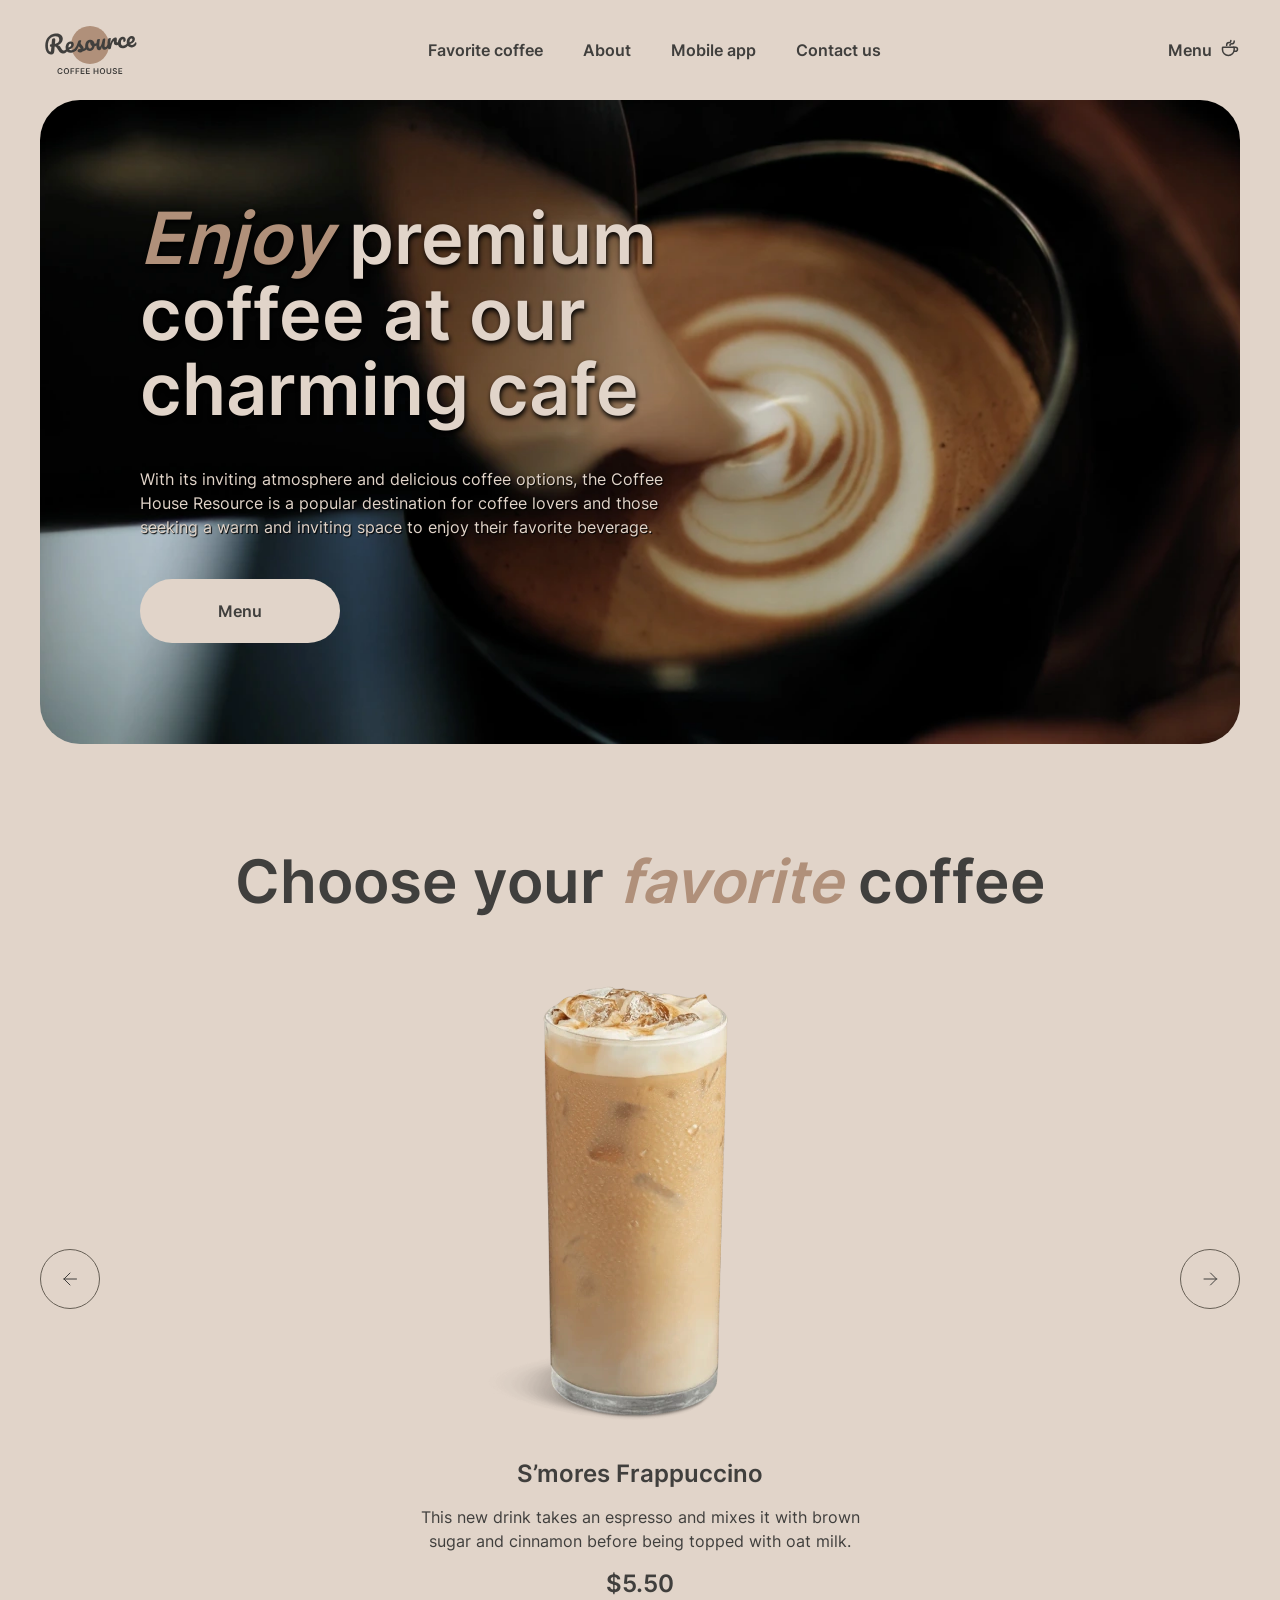
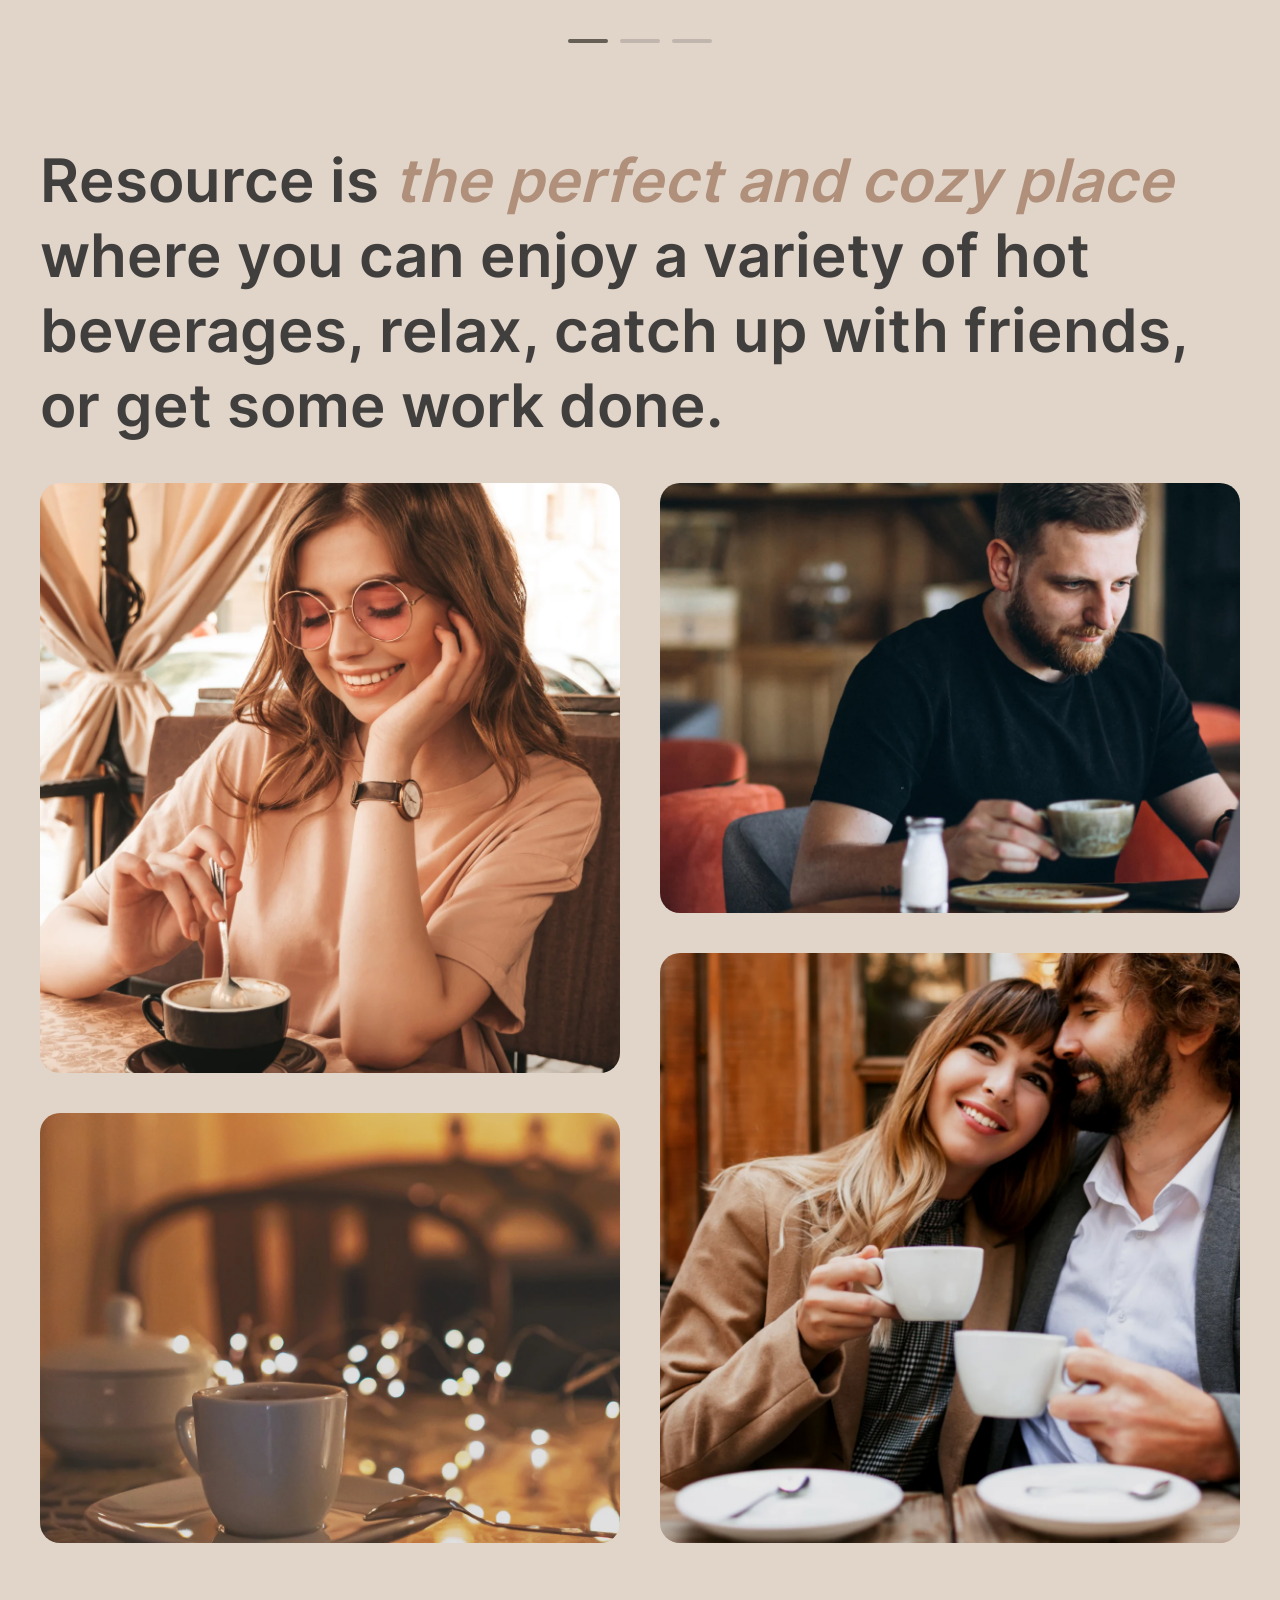
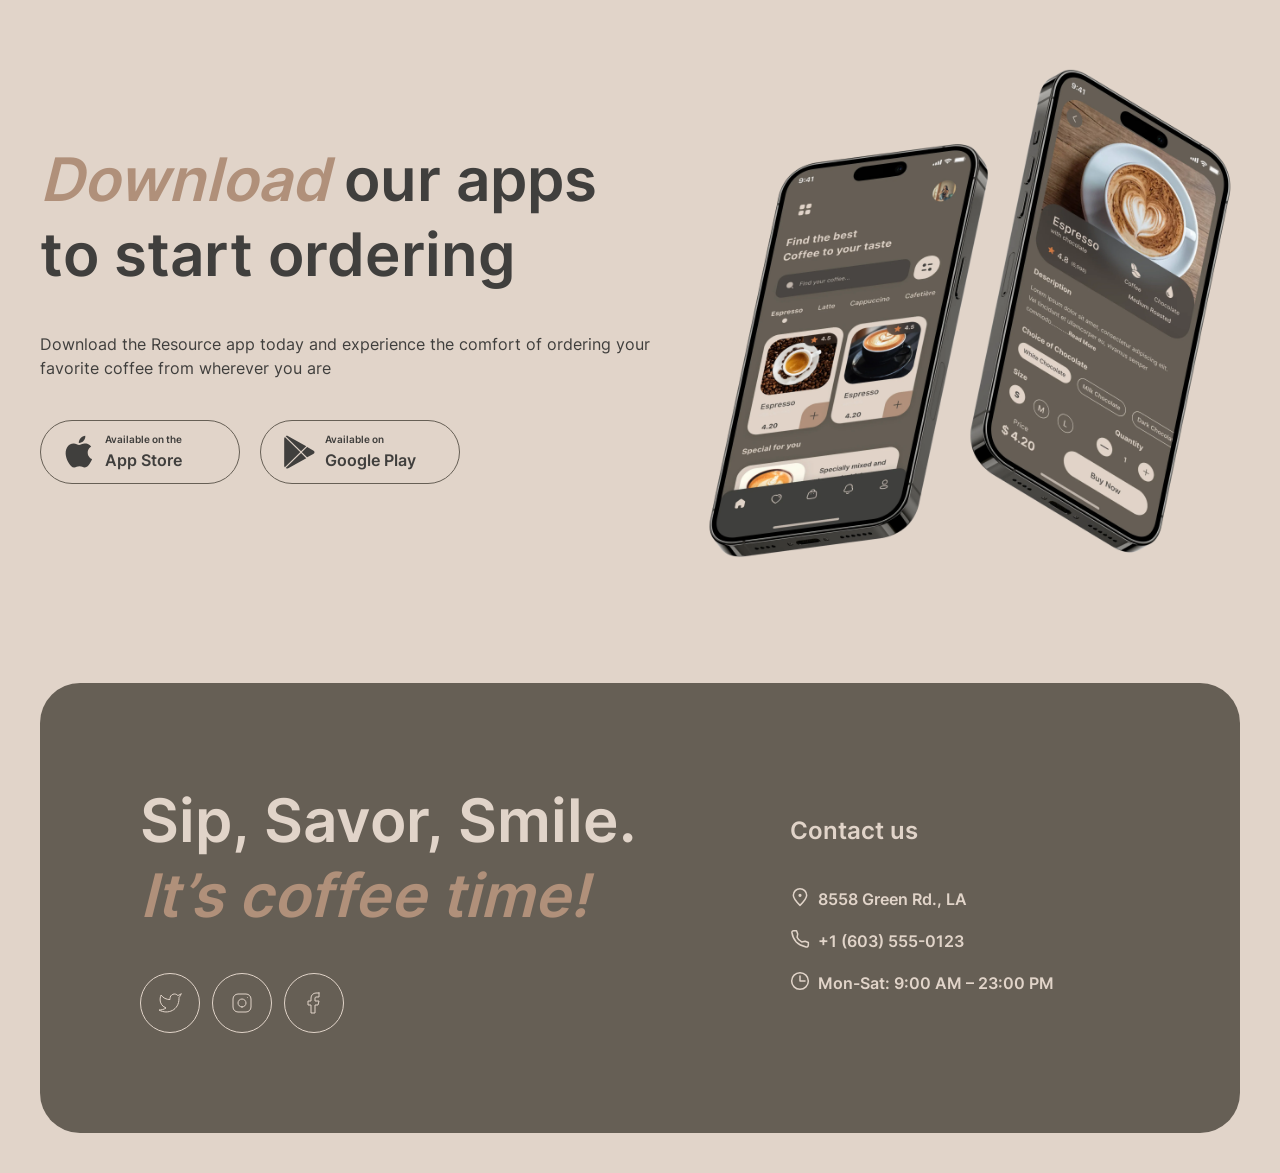
<file: coffee-house-part2/index.html>
<!DOCTYPE html>
<html lang="en">
<head>
    <meta charset="UTF-8">
    <meta name="viewport" content="width=device-width, initial-scale=1.0">
    <title>Location</title>
</head>
<body>
    <script>
        document.location.href = 'https://thesrcloud.github.io/rsschool-landing-page/coffee-house/pages/home/index.html';
    </script>
</body>
</html>
</file>
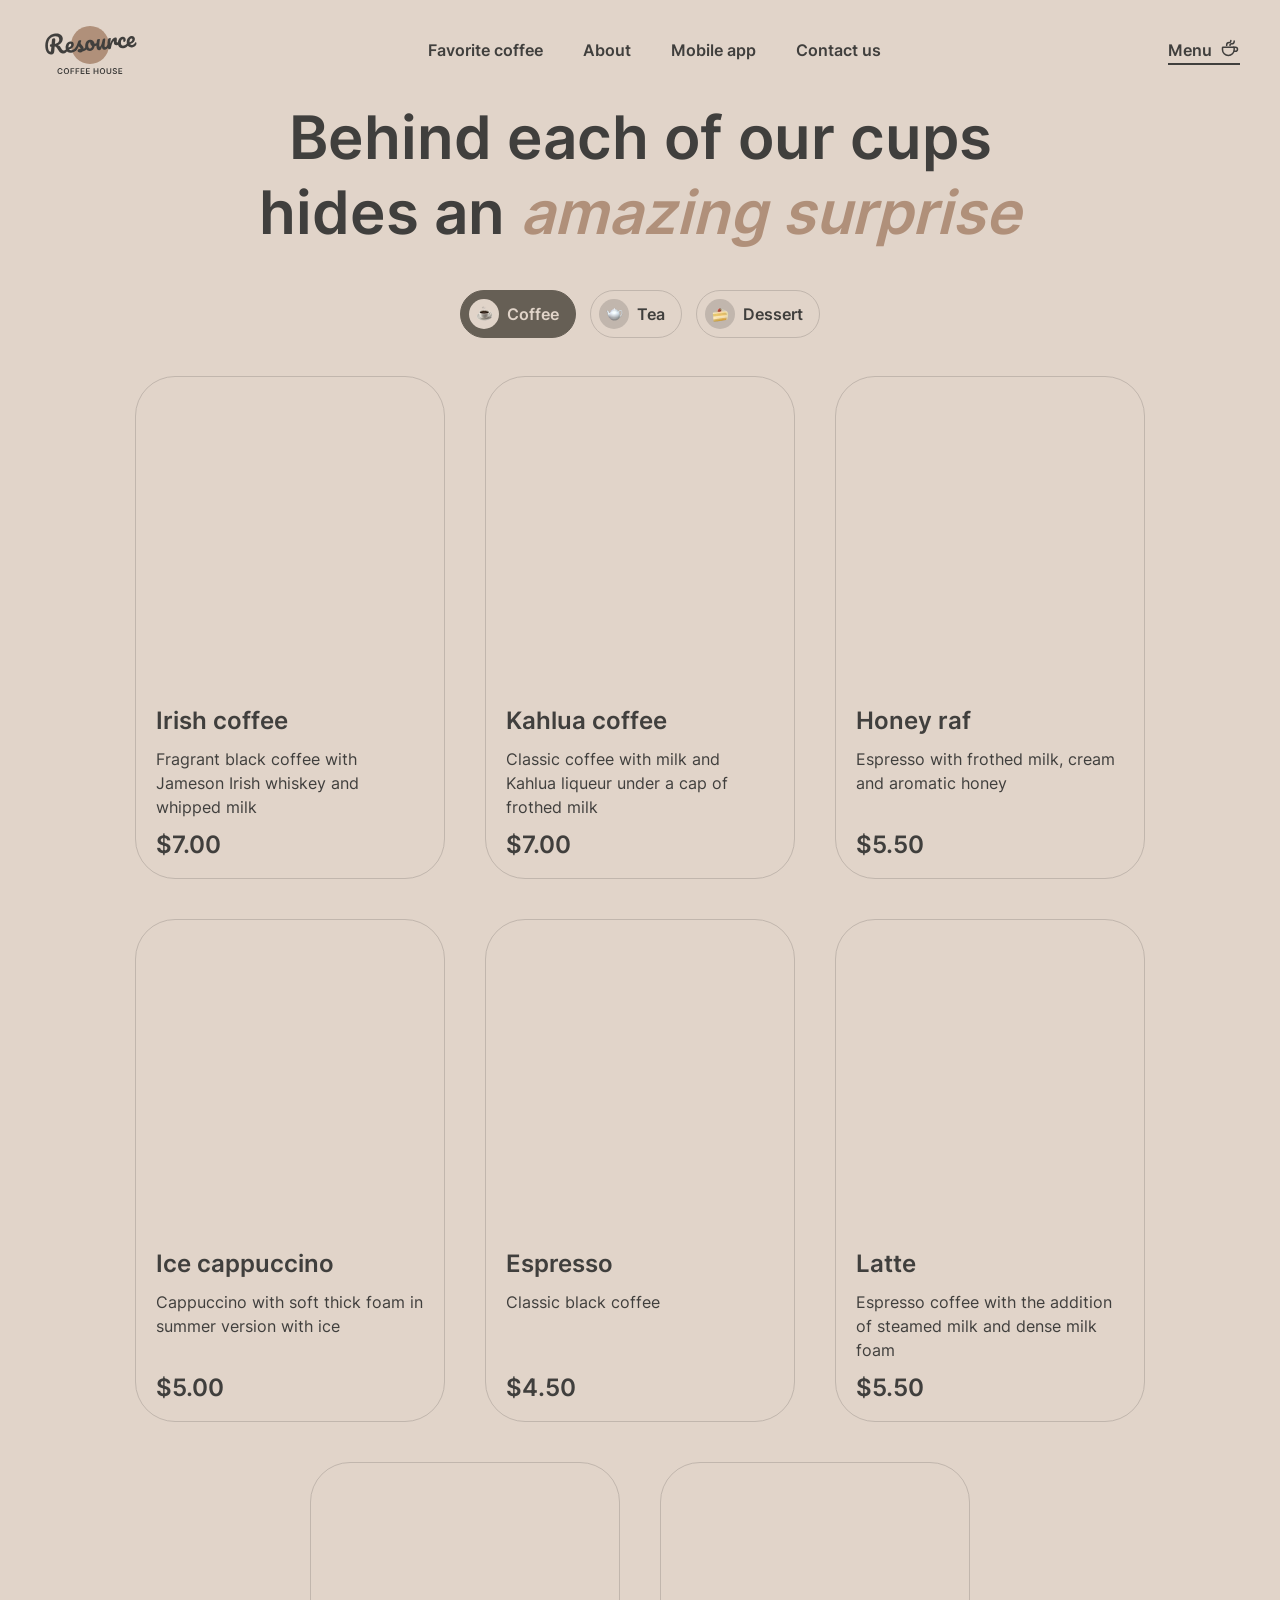
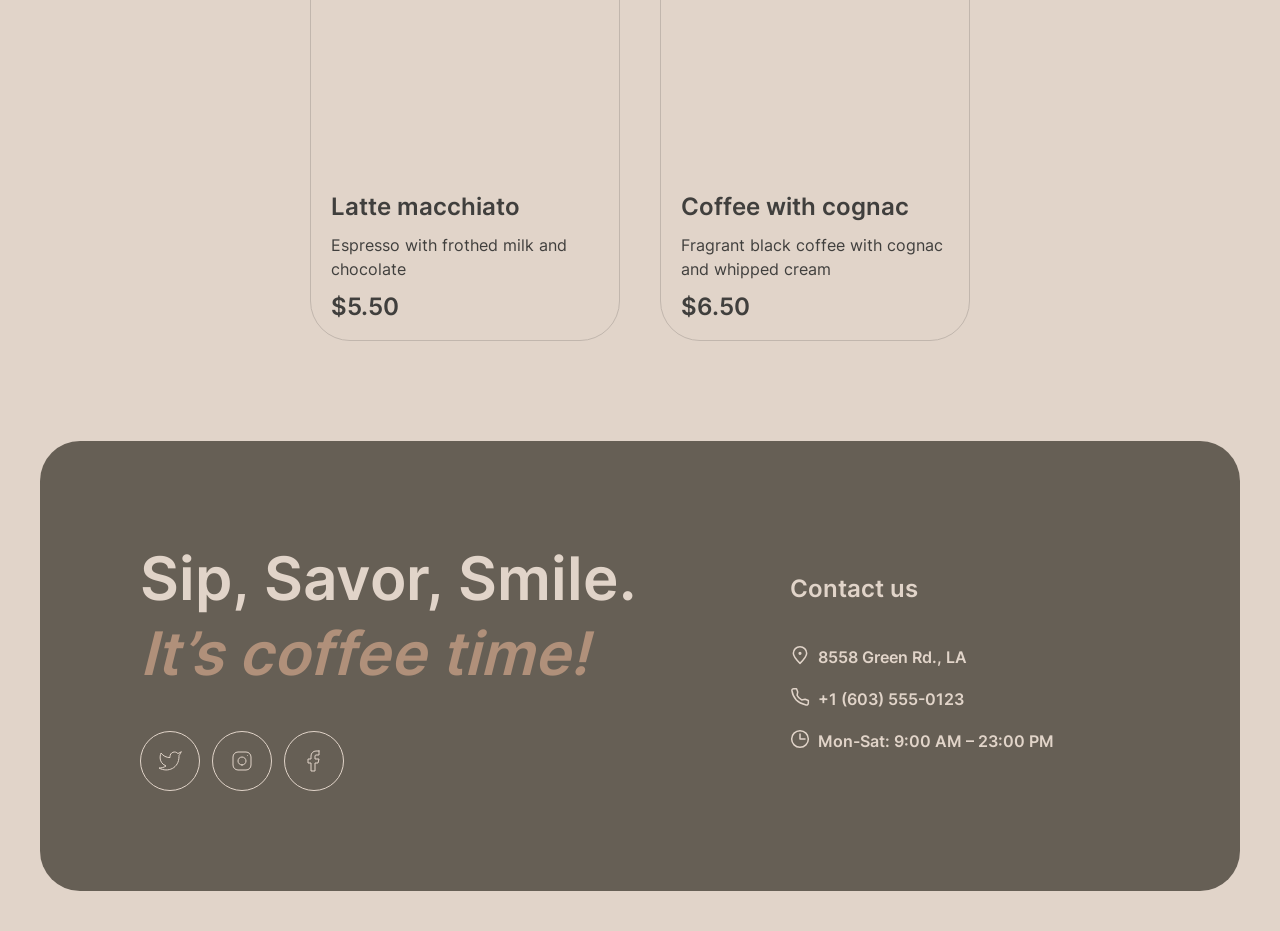
<file: coffee-house/pages/menu/menu.html>
<!DOCTYPE html>
<html lang="en">

<head>
  <meta charset="UTF-8">
  <meta name="viewport" content="width=device-width, initial-scale=1.0">
  <link rel="apple-touch-icon" sizes="180x180" href="../../assets/icons/favicon/apple-touch-icon.png">
  <link rel="icon" type="image/png" sizes="32x32" href="../../assets/icons/favicon/favicon-32x32.png">
  <link rel="icon" type="image/png" sizes="16x16" href="../../assets/icons/favicon/favicon-16x16.png">
  <link rel="manifest" href="../../assets/icons/favicon/site.webmanifest">
  <link rel="mask-icon" href="../../assets/icons/favicon/safari-pinned-tab.svg" color="#5bbad5">
  <meta name="msapplication-TileColor" content="#da532c">
  <meta name="theme-color" content="#ffffff">
  <link rel="stylesheet" href="menu.css">
  <title>Coffee House</title>
</head>

<body>

  <header class="header">
    <div class="header__wrapper container">
      <a href="../home/index.html" class="header__logo logo link">
        <div class="logo__wrapper"></div>
      </a>

      <nav class="header__nav nav dd-none-768px">
        <ul class="nav__list">
          <li class="nav__item"><a href="../home/index.html#favorite" class="nav__link link-effects">Favorite coffee</a>
          </li>
          <li class="nav__item"><a href="../home/index.html#about" class="nav__link link-effects">About</a></li>
          <li class="nav__item"><a href="../home/index.html#app-block" class="nav__link link-effects">Mobile app</a>
          </li>
          <li class="nav__item"><a href="#footer" class="nav__link link-effects">Contact us</a></li>
          <li class="nav__item menu-button-item d-none-invert"><a href="#!"
              class="nav__link header__button menu-button menu-button_active">Menu</a></li>
        </ul>
      </nav>

      <a href="#!" class="header__button menu-button menu-button_active dd-none-768px">Menu</a>
      <button class="header__burger-button d-none-invert"></button>
    </div>
  </header>

  <main class="main">
    <section class="surprise">
      <div class="surprise__wrapper container">
        <h1 class="surprise__title title-h2">Behind each of our cups hides an <span>amazing surprise</span></h1>

        <div class="surprise__slider pr-slider">
          <div class="pr-slider__pagination">
            <button class="pr-slider__button pr-slider__button_active" id="Coffee"><span class="pr-slider__button-logo coffee"></span><span>Coffee</span></button>
            <button class="pr-slider__button" id="Tea"><span class="pr-slider__button-logo tea"></span><span>Tea</span></button>
            <button class="pr-slider__button" id="Dessert"><span class="pr-slider__button-logo dessert"></span><span>Dessert</span></button>
          </div>
          <div class="pr-slider__products pr-cards">
            <div class="pr-cards__carousel carousel">
              <div class="carousel__card carousel__card-first">
                <!-- <div class="pr-card">
                  <div class="pr-card__image-wrapper">
                    <img src="../../assets/images/coffee-1.webp" alt="Product Photo">
                  </div>

                  <div class="pr-card__info">
                    <h3 class="pr-card__title title-h3">Irish coffee</h3>
                    <p class="pr-card__description">Fragrant black coffee with Jameson Irish whiskey and whipped milk
                    </p>
                    <span class="pr-card__price title-h3">$7.00</span>
                  </div>
                </div>

                <div class="pr-card">
                  <div class="pr-card__image-wrapper">
                    <img src="../../assets/images/coffee-2.webp" alt="Product Photo">
                  </div>

                  <div class="pr-card__info">
                    <h3 class="pr-card__title title-h3">Kahlua coffee</h3>
                    <p class="pr-card__description">Classic coffee with milk and Kahlua liqueur under a cap of frothed
                      milk</p>
                    <span class="pr-card__price title-h3">$7.00</span>
                  </div>
                </div>

                <div class="pr-card">
                  <div class="pr-card__image-wrapper">
                    <img src="../../assets/images/coffee-3.webp" alt="Product Photo">
                  </div>

                  <div class="pr-card__info">
                    <h3 class="pr-card__title title-h3">Honey raf</h3>
                    <p class="pr-card__description">Espresso with frothed milk, cream and aromatic honey</p>
                    <span class="pr-card__price title-h3">$5.50</span>
                  </div>
                </div>

                <div class="pr-card">
                  <div class="pr-card__image-wrapper">
                    <img src="../../assets/images/coffee-4.webp" alt="Product Photo">
                  </div>

                  <div class="pr-card__info">
                    <h3 class="pr-card__title title-h3">Ice cappuccino</h3>
                    <p class="pr-card__description">Cappuccino with soft thick foam in summer version with ice</p>
                    <span class="pr-card__price title-h3">$5.00</span>
                  </div>
                </div>

                <div class="pr-card d-none-768px">
                  <div class="pr-card__image-wrapper">
                    <img src="../../assets/images/coffee-5.webp" alt="Product Photo">
                  </div>

                  <div class="pr-card__info">
                    <h3 class="pr-card__title title-h3">Espresso</h3>
                    <p class="pr-card__description">Classic black coffee</p>
                    <span class="pr-card__price title-h3">$4.50</span>
                  </div>
                </div>

                <div class="pr-card d-none-768px">
                  <div class="pr-card__image-wrapper">
                    <img src="../../assets/images/coffee-6.webp" alt="Product Photo">
                  </div>

                  <div class="pr-card__info">
                    <h3 class="pr-card__title title-h3">Latte</h3>
                    <p class="pr-card__description">Espresso coffee with the addition of steamed milk and dense milk
                      foam</p>
                    <span class="pr-card__price title-h3">$5.50</span>
                  </div>
                </div>

                <div class="pr-card d-none-768px">
                  <div class="pr-card__image-wrapper">
                    <img src="../../assets/images/coffee-7.webp" alt="Product Photo">
                  </div>

                  <div class="pr-card__info">
                    <h3 class="pr-card__title title-h3">Latte macchiato</h3>
                    <p class="pr-card__description">Espresso with frothed milk and chocolate</p>
                    <span class="pr-card__price title-h3">$5.50</span>
                  </div>
                </div>

                <div class="pr-card d-none-768px">
                  <div class="pr-card__image-wrapper">
                    <img src="../../assets/images/coffee-8.webp" alt="Product Photo">
                  </div>

                  <div class="pr-card__info">
                    <h3 class="pr-card__title title-h3">Coffee with cognac</h3>
                    <p class="pr-card__description">Fragrant black coffee with cognac and whipped cream</p>
                    <span class="pr-card__price title-h3">$6.50</span>
                  </div>
                </div> -->
              </div>
              <!-- <div class="carousel__card carousel__card-second"></div>
              <div class="carousel__card carousel__card-third"></div> -->
            </div>
          </div>

          <button class="pr-slider__update-button social__link btn-d-none">
            <svg xmlns="http://www.w3.org/2000/svg" width="24" height="24" viewBox="0 0 24 24" fill="none">
              <path
                d="M21.8883 13.5C21.1645 18.3113 17.013 22 12 22C6.47715 22 2 17.5228 2 12C2 6.47715 6.47715 2 12 2C16.1006 2 19.6248 4.46819 21.1679 8"
                stroke="#403F3D" stroke-linecap="round" stroke-linejoin="round" />
              <path d="M17 8H21.4C21.7314 8 22 7.73137 22 7.4V3" stroke="#403F3D" stroke-linecap="round"
                stroke-linejoin="round" />
            </svg>
          </button>
        </div>
      </div>
    </section>
  </main>


  <footer class="footer container" id="footer">
    <div class="footer__wrapper">
      <div class="footer__left-block footer__block">
        <h2 class="footer__title title-h2">Sip, Savor, Smile. <span>It’s coffee time!</span></h2>

        <div class="footer__social-links social">
          <a href="#!" class="social__link">
            <svg xmlns="http://www.w3.org/2000/svg" width="24" height="24" viewBox="0 0 24 24" fill="none">
              <path
                d="M23 3.01006C23 3.01006 20.9821 4.20217 19.86 4.54006C19.2577 3.84757 18.4573 3.35675 17.567 3.13398C16.6767 2.91122 15.7395 2.96725 14.8821 3.29451C14.0247 3.62177 13.2884 4.20446 12.773 4.96377C12.2575 5.72309 11.9877 6.62239 12 7.54006V8.54006C10.2426 8.58562 8.50127 8.19587 6.93101 7.4055C5.36074 6.61513 4.01032 5.44869 3 4.01006C3 4.01006 -1 13.0101 8 17.0101C5.94053 18.408 3.48716 19.109 1 19.0101C10 24.0101 21 19.0101 21 7.51006C20.9991 7.23151 20.9723 6.95365 20.92 6.68006C21.9406 5.67355 23 3.01006 23 3.01006Z"
                stroke="#E1D4C9" stroke-linecap="round" stroke-linejoin="round" />
            </svg>
          </a>
          <a href="#!" class="social__link">
            <svg xmlns="http://www.w3.org/2000/svg" width="24" height="24" viewBox="0 0 24 24" fill="none">
              <path
                d="M12 16C14.2091 16 16 14.2091 16 12C16 9.79086 14.2091 8 12 8C9.79086 8 8 9.79086 8 12C8 14.2091 9.79086 16 12 16Z"
                stroke="#E1D4C9" stroke-linecap="round" stroke-linejoin="round" />
              <path
                d="M3 16V8C3 5.23858 5.23858 3 8 3H16C18.7614 3 21 5.23858 21 8V16C21 18.7614 18.7614 21 16 21H8C5.23858 21 3 18.7614 3 16Z"
                stroke="#E1D4C9" />
              <path d="M17.5 6.51L17.51 6.49889" stroke="#E1D4C9" stroke-linecap="round" stroke-linejoin="round" />
            </svg>
          </a>
          <a href="#!" class="social__link">
            <svg xmlns="http://www.w3.org/2000/svg" width="24" height="24" viewBox="0 0 24 24" fill="none">
              <path
                d="M17 2H14C12.6739 2 11.4021 2.52678 10.4645 3.46447C9.52678 4.40215 9 5.67392 9 7V10H6V14H9V22H13V14H16L17 10H13V7C13 6.73478 13.1054 6.48043 13.2929 6.29289C13.4804 6.10536 13.7348 6 14 6H17V2Z"
                stroke="#E1D4C9" stroke-linecap="round" stroke-linejoin="round" />
            </svg>
          </a>
        </div>
      </div>
      <div class="footer__right-block footer__block contact">
        <h3 class="footer__contacts-title title-h3">Contact us</h3>

        <a href="https://www.google.com/maps/search/8558+Green+Rd.,++LA/@34.0206085,-118.7413724,10z/data=!3m1!4b1?entry=ttu"
          target="_blank" class="contact__link contact__text title-h3  link-effects">
          <svg xmlns="http://www.w3.org/2000/svg" width="20" height="20" viewBox="0 0 20 20" fill="none">
            <path
              d="M16.6663 8.33329C16.6663 12.0152 9.99967 18.3333 9.99967 18.3333C9.99967 18.3333 3.33301 12.0152 3.33301 8.33329C3.33301 4.65139 6.31778 1.66663 9.99967 1.66663C13.6816 1.66663 16.6663 4.65139 16.6663 8.33329Z"
              stroke="#E1D4C9" stroke-width="1.5" />
            <path
              d="M10.0003 9.16667C10.4606 9.16667 10.8337 8.79357 10.8337 8.33333C10.8337 7.8731 10.4606 7.5 10.0003 7.5C9.54009 7.5 9.16699 7.8731 9.16699 8.33333C9.16699 8.79357 9.54009 9.16667 10.0003 9.16667Z"
              fill="#E1D4C9" stroke="#E1D4C9" stroke-width="1.5" stroke-linecap="round" stroke-linejoin="round" />
          </svg>

          <span>8558 Green Rd., LA</span></a>
        <a href="tel:+1603555-0123" class="contact__link contact__text title-h3  link-effects">
          <svg xmlns="http://www.w3.org/2000/svg" width="20" height="20" viewBox="0 0 20 20" fill="none">
            <path
              d="M15.0984 12.2516L11.6665 12.9166C9.34845 11.7531 7.91654 10.4166 7.08321 8.33329L7.72483 4.89154L6.51197 1.66663L3.72946 1.66663C2.60191 1.66663 1.71466 2.59958 1.90108 3.71161C2.29888 6.08454 3.37231 10.0391 6.24987 12.9166C9.27338 15.9401 13.5661 17.3318 16.1378 17.9288C17.299 18.1983 18.3332 17.2908 18.3332 16.0988L18.3332 13.4843L15.0984 12.2516Z"
              stroke="#E1D4C9" stroke-width="1.5" stroke-linecap="round" stroke-linejoin="round" />
          </svg>

          <span>+1 (603) 555-0123</span>
        </a>
        <span class="contact__time contact__text title-h3">
          <svg xmlns="http://www.w3.org/2000/svg" width="20" height="20" viewBox="0 0 20 20" fill="none">
            <g clip-path="url(#clip0_217_1736)">
              <path d="M10 5L10 10L15 10" stroke="#E1D4C9" stroke-width="1.5" stroke-linecap="round"
                stroke-linejoin="round" />
              <path
                d="M10.0003 18.3333C14.6027 18.3333 18.3337 14.6023 18.3337 9.99996C18.3337 5.39759 14.6027 1.66663 10.0003 1.66663C5.39795 1.66663 1.66699 5.39759 1.66699 9.99996C1.66699 14.6023 5.39795 18.3333 10.0003 18.3333Z"
                stroke="#E1D4C9" stroke-width="1.5" stroke-linecap="round" stroke-linejoin="round" />
            </g>
            <defs>
              <clippath id="clip0_217_1736">
                <rect width="20" height="20" fill="white" />
              </clippath>
            </defs>
          </svg>

          <span>Mon-Sat: 9:00 AM – 23:00 PM</span>
        </span>
      </div>
    </div>
  </footer>

  <script src="../../assets/js/burger-menu.js"></script>
  <script src="../../assets/js/slider-product.js"></script>
</body>

</html>
</file>
<file: coffee-house/pages/menu/menu.css>
/*! normalize.css v8.0.1 | MIT License | github.com/necolas/normalize.css */
/* Document
   ========================================================================== */
/**
 * 1. Correct the line height in all browsers.
 * 2. Prevent adjustments of font size after orientation changes in iOS.
 */
html {
  line-height: 1.15; /* 1 */
  -webkit-text-size-adjust: 100%; /* 2 */
}

/* Sections
   ========================================================================== */
/**
 * Remove the margin in all browsers.
 */
body {
  margin: 0;
}

/**
 * Render the `main` element consistently in IE.
 */
main {
  display: block;
}

/**
 * Correct the font size and margin on `h1` elements within `section` and
 * `article` contexts in Chrome, Firefox, and Safari.
 */
h1 {
  font-size: 2em;
  margin: 0.67em 0;
}

/* Grouping content
   ========================================================================== */
/**
 * 1. Add the correct box sizing in Firefox.
 * 2. Show the overflow in Edge and IE.
 */
hr {
  box-sizing: content-box; /* 1 */
  height: 0; /* 1 */
  overflow: visible; /* 2 */
}

/**
 * 1. Correct the inheritance and scaling of font size in all browsers.
 * 2. Correct the odd `em` font sizing in all browsers.
 */
pre {
  font-family: monospace, monospace; /* 1 */
  font-size: 1em; /* 2 */
}

/* Text-level semantics
   ========================================================================== */
/**
 * Remove the gray background on active links in IE 10.
 */
a {
  background-color: transparent;
}

/**
 * 1. Remove the bottom border in Chrome 57-
 * 2. Add the correct text decoration in Chrome, Edge, IE, Opera, and Safari.
 */
abbr[title] {
  border-bottom: none; /* 1 */
  text-decoration: underline; /* 2 */
  text-decoration: underline dotted; /* 2 */
}

/**
 * Add the correct font weight in Chrome, Edge, and Safari.
 */
b,
strong {
  font-weight: bolder;
}

/**
 * 1. Correct the inheritance and scaling of font size in all browsers.
 * 2. Correct the odd `em` font sizing in all browsers.
 */
code,
kbd,
samp {
  font-family: monospace, monospace; /* 1 */
  font-size: 1em; /* 2 */
}

/**
 * Add the correct font size in all browsers.
 */
small {
  font-size: 80%;
}

/**
 * Prevent `sub` and `sup` elements from affecting the line height in
 * all browsers.
 */
sub,
sup {
  font-size: 75%;
  line-height: 0;
  position: relative;
  vertical-align: baseline;
}

sub {
  bottom: -0.25em;
}

sup {
  top: -0.5em;
}

/* Embedded content
   ========================================================================== */
/**
 * Remove the border on images inside links in IE 10.
 */
img {
  border-style: none;
}

/* Forms
   ========================================================================== */
/**
 * 1. Change the font styles in all browsers.
 * 2. Remove the margin in Firefox and Safari.
 */
button,
input,
optgroup,
select,
textarea {
  font-family: inherit; /* 1 */
  font-size: 100%; /* 1 */
  line-height: 1.15; /* 1 */
  margin: 0; /* 2 */
}

/**
 * Show the overflow in IE.
 * 1. Show the overflow in Edge.
 */
button,
input { /* 1 */
  overflow: visible;
}

/**
 * Remove the inheritance of text transform in Edge, Firefox, and IE.
 * 1. Remove the inheritance of text transform in Firefox.
 */
button,
select { /* 1 */
  text-transform: none;
}

/**
 * Correct the inability to style clickable types in iOS and Safari.
 */
button,
[type=button],
[type=reset],
[type=submit] {
  -webkit-appearance: button;
}

/**
 * Remove the inner border and padding in Firefox.
 */
button::-moz-focus-inner,
[type=button]::-moz-focus-inner,
[type=reset]::-moz-focus-inner,
[type=submit]::-moz-focus-inner {
  border-style: none;
  padding: 0;
}

/**
 * Restore the focus styles unset by the previous rule.
 */
button:-moz-focusring,
[type=button]:-moz-focusring,
[type=reset]:-moz-focusring,
[type=submit]:-moz-focusring {
  outline: 1px dotted ButtonText;
}

/**
 * Correct the padding in Firefox.
 */
fieldset {
  padding: 0.35em 0.75em 0.625em;
}

/**
 * 1. Correct the text wrapping in Edge and IE.
 * 2. Correct the color inheritance from `fieldset` elements in IE.
 * 3. Remove the padding so developers are not caught out when they zero out
 *    `fieldset` elements in all browsers.
 */
legend {
  box-sizing: border-box; /* 1 */
  color: inherit; /* 2 */
  display: table; /* 1 */
  max-width: 100%; /* 1 */
  padding: 0; /* 3 */
  white-space: normal; /* 1 */
}

/**
 * Add the correct vertical alignment in Chrome, Firefox, and Opera.
 */
progress {
  vertical-align: baseline;
}

/**
 * Remove the default vertical scrollbar in IE 10+.
 */
textarea {
  overflow: auto;
}

/**
 * 1. Add the correct box sizing in IE 10.
 * 2. Remove the padding in IE 10.
 */
[type=checkbox],
[type=radio] {
  box-sizing: border-box; /* 1 */
  padding: 0; /* 2 */
}

/**
 * Correct the cursor style of increment and decrement buttons in Chrome.
 */
[type=number]::-webkit-inner-spin-button,
[type=number]::-webkit-outer-spin-button {
  height: auto;
}

/**
 * 1. Correct the odd appearance in Chrome and Safari.
 * 2. Correct the outline style in Safari.
 */
[type=search] {
  -webkit-appearance: textfield; /* 1 */
  outline-offset: -2px; /* 2 */
}

/**
 * Remove the inner padding in Chrome and Safari on macOS.
 */
[type=search]::-webkit-search-decoration {
  -webkit-appearance: none;
}

/**
 * 1. Correct the inability to style clickable types in iOS and Safari.
 * 2. Change font properties to `inherit` in Safari.
 */
::-webkit-file-upload-button {
  -webkit-appearance: button; /* 1 */
  font: inherit; /* 2 */
}

/* Interactive
   ========================================================================== */
/*
 * Add the correct display in Edge, IE 10+, and Firefox.
 */
details {
  display: block;
}

/*
 * Add the correct display in all browsers.
 */
summary {
  display: list-item;
}

/* Misc
   ========================================================================== */
/**
 * Add the correct display in IE 10+.
 */
template {
  display: none;
}

/**
 * Add the correct display in IE 10.
 */
[hidden] {
  display: none;
}

.pr-card__description, .pr-slider__button, .menu-button, .nav__list a, .btn-app-link .btn-app-link__text-wrapper .text__second, .btn-app-link .btn-app-link__text-wrapper .text__first, .title-h3, .title-h2, .btn-primary {
  font-family: "Inter", sans-serif;
  font-size: 1rem;
  font-style: normal;
  font-weight: 600;
  line-height: 150%;
}

.pr-slider__update-button, .pr-slider__button, .header__burger-button, .menu-button {
  background-color: transparent;
  border: none;
  outline: none;
}

@font-face {
  font-family: "Inter";
  src: url("../../assets/fonts/Inter-Regular.woff2") format("woff2"), url("../../assets/fonts/Inter-Regular.woff2") format("woff");
  font-weight: 400;
  font-style: normal;
  font-display: swap;
}
@font-face {
  font-family: "Inter";
  src: url("../../assets/fonts/Inter-SemiBold.woff2"), url("../../assets/fonts/Inter-SemiBold.woff");
  font-weight: 600;
  font-style: normal;
  font-display: swap;
}
* {
  box-sizing: border-box;
}

:root {
  scroll-behavior: smooth;
  -webkit-tap-highlight-color: transparent;
  user-select: none;
}

body {
  background-color: #E1D4C9;
  font-family: "Inter", sans-serif;
  color: #403F3D;
  overflow-x: hidden;
}

a {
  text-decoration: none;
}

.container {
  width: 90rem;
  margin: 0 auto;
  padding: 0 2.5rem;
}

.btn-primary {
  width: fit-content;
  display: block;
  background-color: #E1D4C9;
  border-radius: 6.25rem;
  color: #403F3D;
  padding: 1.25rem 5.8125rem 1.25rem 4rem;
  transition: 0.3s;
  position: relative;
  overflow: hidden;
}
.btn-primary::after {
  content: "";
  width: 1.25rem;
  height: 1.25rem;
  display: block;
  background-image: url("../../assets/icons/coffee-cup.svg");
  background-size: cover;
  background-repeat: no-repeat;
  position: absolute;
  top: 1.3125rem;
  right: 4rem;
}
.btn-primary:active {
  filter: brightness(115%);
  transform: scale(0.7);
}

.title-h1 {
  font-size: 4.5rem;
  font-style: normal;
  font-weight: 600;
  line-height: 105%;
  color: #E1D4C9;
  margin: 0;
}
.title-h1 span {
  font-family: inherit;
  font-style: italic;
  color: #B0907A;
}

.title-h2 {
  width: fit-content;
  font-size: 3.75rem;
  line-height: 125%;
  color: #403F3D;
  margin: 0;
}
.title-h2 span {
  color: #B0907A;
  font-style: italic;
}

.title-h3 {
  width: fit-content;
  font-size: 1.5rem;
  line-height: 125%;
  margin: 0;
}

.btn-app-link {
  width: 12.5rem;
  height: 4rem;
  display: flex;
  align-items: center;
  gap: 0.5rem;
  border: 0.0625rem solid #665F55;
  border-radius: 6.25rem;
  transition: 0.6s;
  padding: 0 1.25rem;
  color: #403F3D;
}
.btn-app-link .btn-app-link__text-wrapper {
  display: flex;
  flex-direction: column;
  gap: 0.125rem;
}
.btn-app-link .btn-app-link__text-wrapper .text__first {
  font-size: 0.625rem;
  line-height: 140%;
}
.btn-app-link path {
  transition: 0.6s;
}
.btn-app-link:active {
  transform: scale(0.95);
  filter: brightness(120%);
}

.social__link {
  width: 3.75rem;
  height: 3.75rem;
  display: flex;
  align-items: center;
  justify-content: center;
  border: 0.0625rem solid #E1D4C9;
  border-radius: 50%;
  transition: 0.6s;
}
.social__link path {
  transition: 0.6s;
}
.social__link:active {
  transform: scale(0.95);
  filter: brightness(110%);
}

.d-none {
  display: none;
}

.d-none-invert {
  display: none;
}

@media (max-width: 1439px) {
  .container {
    width: 100%;
  }
}
@media (max-width: 768px) {
  .d-none-768px, .dd-none-768px {
    display: none;
  }
  .d-none-invert {
    display: block;
  }
}
@media screen and (min-width: 1024px) {
  .btn-primary {
    width: fit-content;
    display: block;
    background-color: #E1D4C9;
    border-radius: 6.25rem;
    color: #403F3D;
    padding: 1.25rem 4.875rem;
    transition: 0.3s;
    position: relative;
    overflow: hidden;
  }
  .btn-primary:hover {
    padding-left: calc(4.875rem - 0.625rem);
    padding-right: calc(4.875rem + 0.625rem);
    transition: 0.3s;
  }
  .btn-primary:hover::after {
    display: block;
    animation: show-in 0.5s;
    transform: scale(1);
  }
  .btn-primary::after {
    content: "";
    width: 1.25rem;
    height: 1.25rem;
    display: none;
    background-image: url("../../assets/icons/coffee-cup.svg");
    background-size: cover;
    background-repeat: no-repeat;
    position: absolute;
    transform: scale(0);
    animation: show-out 0.5s;
    top: calc(50% - 0.6875rem);
    right: 3.8125rem;
  }
  .btn-primary:active {
    filter: brightness(115%);
    transform: none;
  }
  .link-effects {
    transition: 0.4s;
    position: relative;
  }
  .link-effects:hover::after {
    transform: scale(1);
  }
  .link-effects::after {
    content: "";
    width: 100%;
    height: 0.125rem;
    background-color: #403F3D;
    transform: scale(0);
    transition: 0.4s;
    position: absolute;
    bottom: -0.3125rem;
    left: 0;
  }
  .btn-app-link:hover {
    background-color: #665F55;
    color: #E1D4C9;
  }
  .btn-app-link:hover path {
    fill: #E1D4C9;
  }
  .social__link:hover {
    background-color: #E1D4C9;
  }
  .social__link:hover path {
    stroke: #403F3D;
  }
}
@media (max-width: 760px) {
  .title-h1 {
    font-size: 3.75rem;
  }
  .title-h2 {
    font-size: 3.125rem;
  }
  .title-h3 {
    font-size: 1.875rem;
  }
}
@media (max-width: 640px) {
  .title-h1 {
    width: 100%;
    font-size: 3.4375rem;
  }
  .title-h2 {
    font-size: 2.5rem;
  }
  .title-h3 {
    font-size: 1.25rem;
  }
}
@media (max-width: 542px) {
  .container {
    padding: 0 1.75rem;
  }
  .title-h1 {
    font-size: 2.625rem;
    line-height: 115%;
  }
  .title-h3 {
    font-size: 1.5rem;
  }
}
@media (max-width: 420px) {
  .container {
    padding: 0 1rem;
  }
  .title-h2 {
    font-size: 2rem;
  }
}
@media (max-width: 370px) {
  :root {
    font-size: 12px;
  }
}
@media (max-width: 320px) {
  :root {
    font-size: 11px;
  }
}
@media (max-width: 280px) {
  :root {
    font-size: 8px;
  }
}
@media (max-width: 200px) {
  :root {
    font-size: 5px;
  }
}
@keyframes show-in {
  from {
    opacity: 0;
    transform: scale(0);
  }
  to {
    transform: scale(1);
  }
}
@keyframes show-out {
  from {
    display: block;
    opacity: 0;
    transform: scale(1);
  }
  to {
    transform: scale(0);
  }
}
@keyframes rotate-item {
  0% {
    transform: rotate(0deg);
  }
  50% {
    transform: rotate(40deg);
  }
  100% {
    transform: rotate(360deg);
  }
}
@keyframes show-from-right {
  from {
    right: -100%;
  }
  to {
    right: 0;
  }
}
@keyframes move-to-right {
  from {
    right: 0;
  }
  to {
    right: -100%;
  }
}
@keyframes get-line {
  from {
    translate: -100%;
  }
  to {
    translate: 0%;
  }
}
.rotate-item {
  animation: rotate-item 0.5s linear;
}

.show-from-right {
  animation: show-from-right 0.3s linear;
}

.move-to-right {
  animation: show-from-right 0.3s reverse;
}

.header {
  display: flex;
  flex-direction: column;
  padding: 1.25rem 0;
}

.header__wrapper {
  display: flex;
  justify-content: space-between;
  align-items: center;
}

.header__logo {
  display: block;
  width: 6.25rem;
  height: 3.75rem;
  background: url("../../assets/icons/main__logo.svg");
  background-size: cover;
  background-repeat: no-repeat;
  cursor: auto;
}
.header__logo:not(.link_inactive) {
  cursor: pointer;
}

.nav__list {
  width: fit-content;
  display: flex;
  justify-content: space-between;
  gap: 2.5rem;
  list-style: none;
  padding: 0;
}
.nav__list a {
  color: #403F3D;
}

.menu-button {
  padding: 0;
  padding-right: 1.75rem;
  position: relative;
  color: #403F3D;
  transition: 0.3s;
}
.menu-button::before {
  content: "";
  width: 100%;
  height: 0.125rem;
  background-color: #403F3D;
  transform: scale(0);
  transition: 0.3s;
  position: absolute;
  bottom: -0.1875rem;
  left: 0;
}
.menu-button::after {
  content: "";
  width: 1.25rem;
  height: 1.25rem;
  display: block;
  background-image: url("../../assets/icons/coffee-cup.svg");
  background-size: cover;
  background-repeat: no-repeat;
  position: absolute;
  top: 0;
  right: 0;
}
.menu-button:hover:not(.menu-button_active) {
  cursor: pointer;
}
.menu-button:hover:not(.menu-button_active)::before {
  content: "";
  transform: scale(1);
}
.menu-button.menu-button_active::before {
  transform: scale(1);
}

.header__burger-button {
  width: 2.75rem;
  height: 2.75rem;
  border: 0.0625rem solid #665F55;
  border-radius: 100%;
  position: relative;
  transition: 0.4s;
  cursor: pointer;
}
.header__burger-button::before {
  content: "";
  width: 1rem;
  height: 0.125rem;
  background-color: #403F3D;
  position: absolute;
  transition: 0.4s;
  top: 1rem;
  right: 0.8125rem;
}
.header__burger-button::after {
  content: "";
  width: 1rem;
  height: 0.125rem;
  background-color: #403F3D;
  transition: 0.4s;
  position: absolute;
  top: 1.5rem;
  right: 0.8125rem;
}
.header__burger-button.header__burger-button_opened::before {
  transform: rotate(45deg);
  top: 1.25rem;
}
.header__burger-button.header__burger-button_opened::after {
  transform: rotate(-45deg);
  top: 1.25rem;
}
.header__burger-button:active {
  transform: scale(0.9);
}

@media (min-width: 769px) and (max-width: 864px) {
  .nav__list {
    gap: 1.875rem;
  }
  .nav__list a {
    font-size: 0.9375rem;
  }
  .header__button {
    font-size: 0.9375rem;
  }
}
@media (max-width: 768px) {
  .burger-menu {
    width: 100%;
    height: 100vh;
    justify-content: center;
    align-items: flex-start;
    background-color: #E1D4C9;
    transition: 0.3s;
    position: absolute;
    top: 0;
    right: 0;
    z-index: 2;
  }
  .burger-menu__wrapper {
    height: fit-content;
    display: flex;
    flex-direction: column;
    justify-content: center;
    align-items: center;
    gap: 3.25rem;
    margin-top: 9.8125rem;
  }
  .burger-menu__wrapper .nav__link {
    font-size: 2rem;
  }
  .burger-menu__wrapper .menu-button-item {
    margin-top: 2.5rem;
    margin-right: 1.8125rem;
  }
  .burger-menu__wrapper .menu-button:after {
    width: 2.5rem;
    height: 2.5rem;
    top: -0.0625rem;
    right: -1.75rem;
  }
  .burger-menu_active {
    display: flex !important;
  }
}
.pos-rel-hid {
  position: relative;
  overflow: hidden;
}

.pos-rel-z2 {
  position: relative;
  z-index: 3;
}

.surprise {
  display: flex;
  padding-bottom: 6.25rem;
}

.surprise__wrapper {
  display: flex;
  flex-direction: column;
  align-items: center;
  gap: 2.5rem;
}

.surprise__title {
  width: 50rem;
  text-align: center;
}

@media (max-width: 800px) {
  .surprise {
    padding-bottom: 6.375rem;
  }
}
.pr-slider {
  width: 100%;
  display: flex;
  flex-direction: column;
  align-items: center;
  gap: 2.375rem;
}

.pr-slider__pagination {
  width: fit-content;
  display: flex;
  gap: 0.875rem;
}

.pr-slider__button {
  display: flex;
  align-items: center;
  gap: 0.5rem;
  border: 0.0625rem solid #C1B6AD;
  border-radius: 6.25rem;
  transition: 0.5s;
  padding: 0.5rem 1rem 0.5rem 0.5rem;
  color: #403F3D;
}
.pr-slider__button .pr-slider__button-logo {
  width: 1.875rem;
  height: 1.875rem;
  background-color: #C1B6AD;
  background-position: center;
  background-repeat: no-repeat;
  border-radius: 100%;
  transition: 0.5s;
}
.pr-slider__button .pr-slider__button-logo.coffee {
  background-image: url("../../assets/images/image-coffee-button.webp");
}
.pr-slider__button .pr-slider__button-logo.tea {
  background-image: url("../../assets/images/image-tea-button.webp");
}
.pr-slider__button .pr-slider__button-logo.dessert {
  background-image: url("../../assets/images/image-dessert-button.webp");
}
.pr-slider__button.pr-slider__button_active {
  background-color: #665F55;
  border-color: #665F55;
  color: #E1D4C9;
}
.pr-slider__button.pr-slider__button_active .pr-slider__button-logo {
  background-color: #E1D4C9;
}
.pr-slider__button:active:not(.pr-slider__button_active) {
  filter: brightness(110%);
}

.pr-cards {
  width: 100%;
  min-height: 65.75rem;
  display: flex;
  flex-direction: column;
  position: relative;
  overflow: hidden;
}

.carousel {
  width: 100%;
  height: 100%;
  display: flex;
}

.carousel__card {
  min-width: 100%;
  display: flex;
  flex-wrap: wrap;
  gap: 2.5rem;
}

.pr-card {
  width: 19.375rem;
  max-height: 31.5625rem;
  flex-grow: 0;
  flex-shrink: 0;
  display: flex;
  flex-direction: column;
  border: 0.0625rem solid #C1B6AD;
  border-radius: 2.5rem;
  overflow: hidden;
  transition: 0.4s;
}

.pr-card__image-wrapper {
  width: 100%;
  height: 19.3125rem;
  display: flex;
  border-radius: 2.5rem;
  justify-content: center;
  overflow: hidden;
}
.pr-card__image-wrapper img {
  transition: 0.4s;
  transform: scale(110%);
}

.pr-card__info {
  display: flex;
  flex-direction: column;
  gap: 0.6875rem;
  flex-grow: 1;
  padding: 1.25rem;
  padding-bottom: 1.125rem;
}

.pr-card__description {
  font-weight: 400;
  margin: 0;
}

.pr-card__price {
  margin-top: auto;
  margin-bottom: 0;
}

.btn-d-none {
  display: none !important;
}

@media screen and (min-width: 1024px) {
  .pr-slider__button:hover:not(.pr-slider__button_active) {
    cursor: pointer;
    background-color: #665F55;
    border-color: #665F55;
    color: #E1D4C9;
  }
  .pr-slider__button:hover:not(.pr-slider__button_active) .pr-slider__button-logo {
    background-color: #E1D4C9;
  }
  .pr-card:hover {
    cursor: pointer;
  }
  .pr-card:hover img {
    transform: scale(100%);
  }
}
.pr-slider__update-button {
  display: none;
}

@media (max-width: 1460px) {
  .carousel__card {
    justify-content: center;
  }
}
@media (max-width: 900px) {
  .surprise__title {
    width: 100%;
  }
  .pr-card__title, .pr-card__price {
    font-size: 1.5rem;
  }
}
@media (max-width: 820px) {
  .d-none-768px {
    display: none;
  }
  .pr-slider__update-button {
    display: flex;
    justify-content: center;
    align-items: center;
    border-color: #665F55;
  }
}
@media (min-width: 750px) and (max-width: 768px) {
  .carousel__card {
    gap: 1rem 2.5rem;
  }
}
@media (min-width: 680px) and (max-width: 760px) {
  .pr-card {
    width: 45%;
  }
}
@media (max-width: 440px) {
  .pr-slider__pagination {
    gap: 0.375rem;
  }
  .carousel__card {
    gap: 2.5625rem;
  }
  .pr-card {
    height: 31.5625rem;
    max-height: none;
  }
}
.footer {
  padding-bottom: 2.5rem;
  user-select: text;
}

.footer__wrapper {
  min-height: 28.125rem;
  display: flex;
  justify-content: space-between;
  background-color: #665F55;
  border-radius: 2.5rem;
  padding: 6.25rem;
}

.footer__block {
  width: 33.125rem;
}

.footer__left-block {
  display: flex;
  flex-direction: column;
  gap: 2.5rem;
}

.footer__social-links {
  display: flex;
  gap: 0.75rem;
}

.footer__title {
  color: #E1D4C9;
}

.footer__right-block {
  display: flex;
  flex-direction: column;
  gap: 0.875rem;
}

.footer__contacts-title {
  color: #E1D4C9;
  margin-top: 2.0625rem;
  margin-bottom: 1.6875rem;
}

.contact__link {
  transition: 0.3s;
}
.contact__link::after {
  background-color: #E1D4C9;
}

.contact__text {
  display: flex;
  gap: 0.5rem;
  font-size: 1rem;
  line-height: 150%;
  color: #E1D4C9;
  padding-bottom: 0.25rem;
}

@media (max-width: 1420px) {
  .footer__right-block {
    width: 35%;
  }
}
@media (min-width: 881px) and (max-width: 1114px) {
  .footer__wrapper {
    justify-content: center;
    gap: 2.5rem;
  }
  .footer__left-block {
    width: 25rem;
  }
  .footer__title {
    font-size: 2.8125rem;
  }
  .footer__right-block {
    width: fit-content;
  }
}
@media (max-width: 1000px) {
  .footer__wrapper {
    min-height: fit-content;
    padding: 3.75rem;
    justify-content: space-between;
    gap: 0;
  }
}
@media (max-width: 880px) {
  .footer__wrapper {
    flex-direction: column;
    gap: 4.25rem;
    padding: 6.25rem 3.75rem;
  }
  .footer__right-block {
    width: 100%;
    gap: 1rem;
  }
  .footer__contacts-title {
    margin-top: 2rem;
    margin-bottom: 1.5rem;
  }
}
@media (max-width: 880px) {
  .footer__block {
    width: 100%;
  }
}
@media (max-width: 530px) {
  .footer__wrapper {
    padding: 3.75rem 3.125rem;
    gap: 0.4375rem;
  }
}
@media (max-width: 500px) {
  .footer__wrapper {
    padding: 3.75rem 1.875rem;
  }
}
@media (max-width: 450px) {
  .footer__wrapper {
    padding: 3.75rem 1rem;
  }
}

/*# sourceMappingURL=menu.css.map */
</file>
